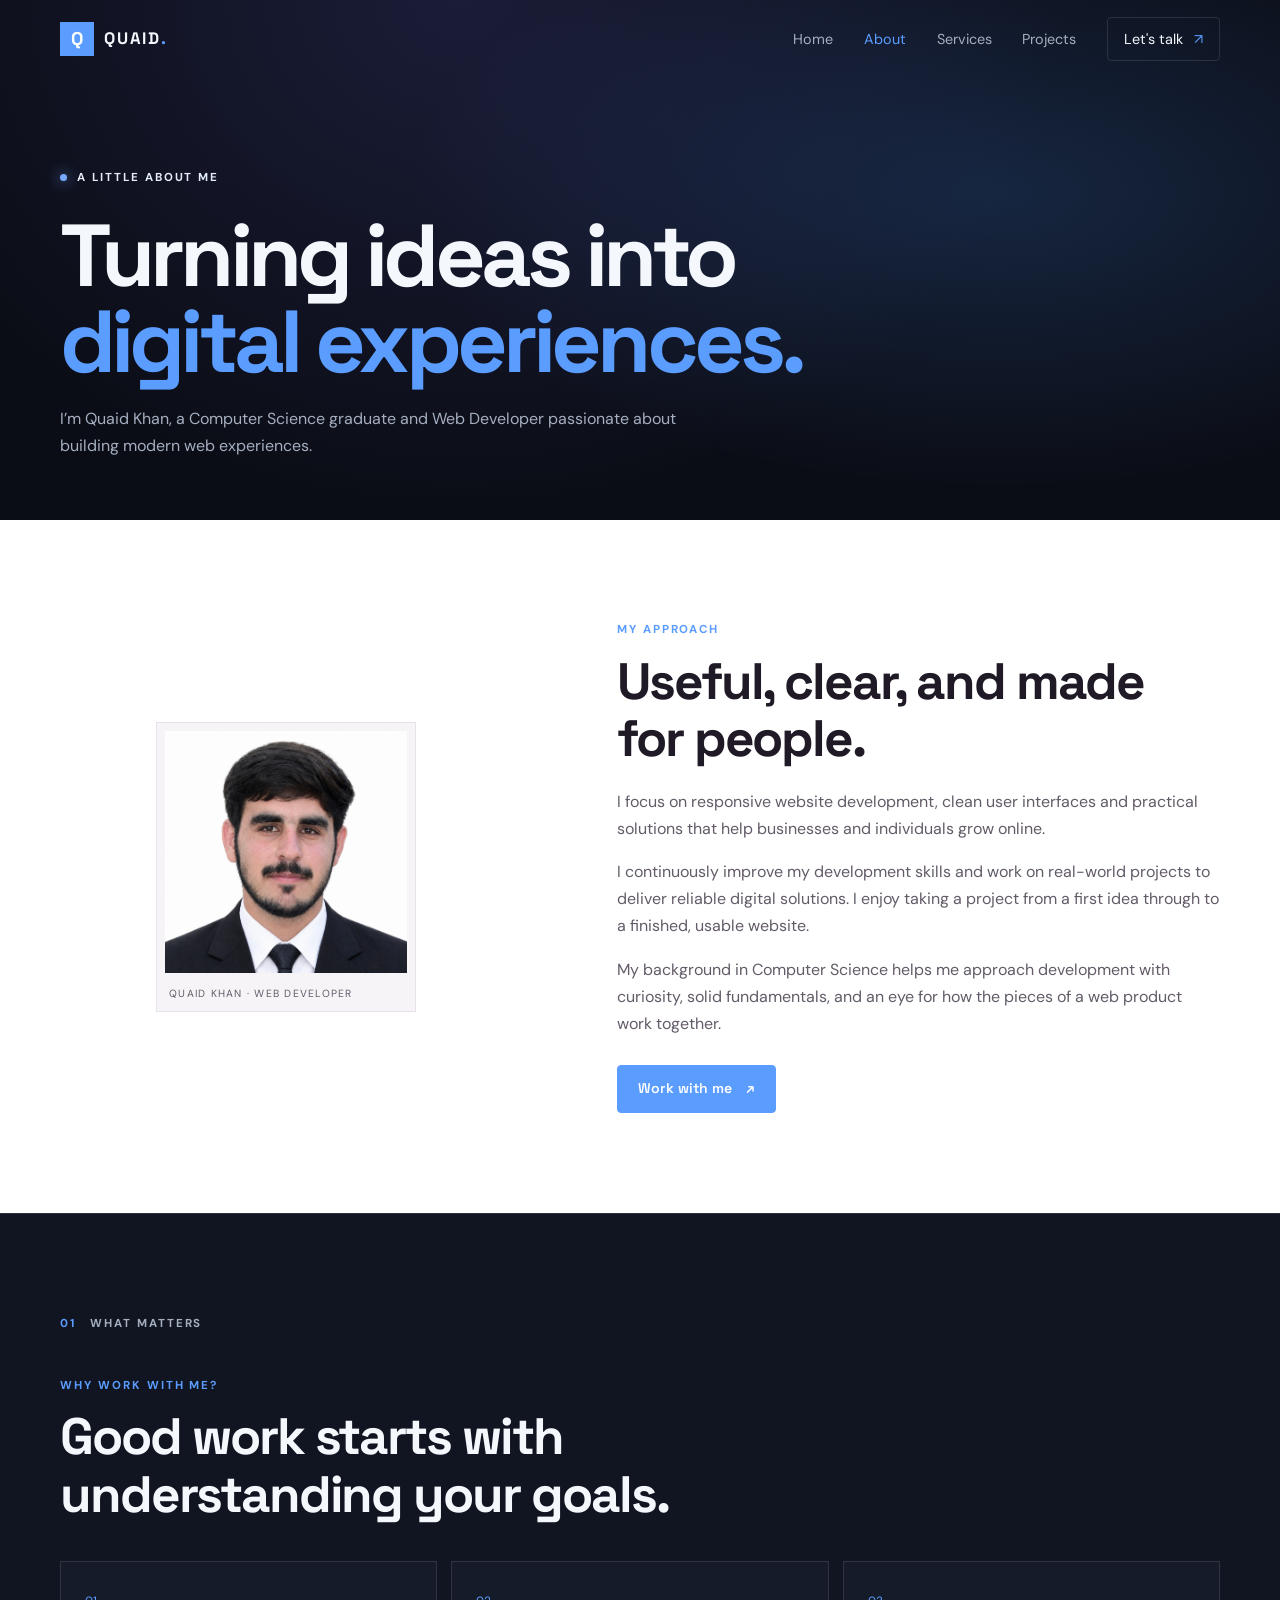
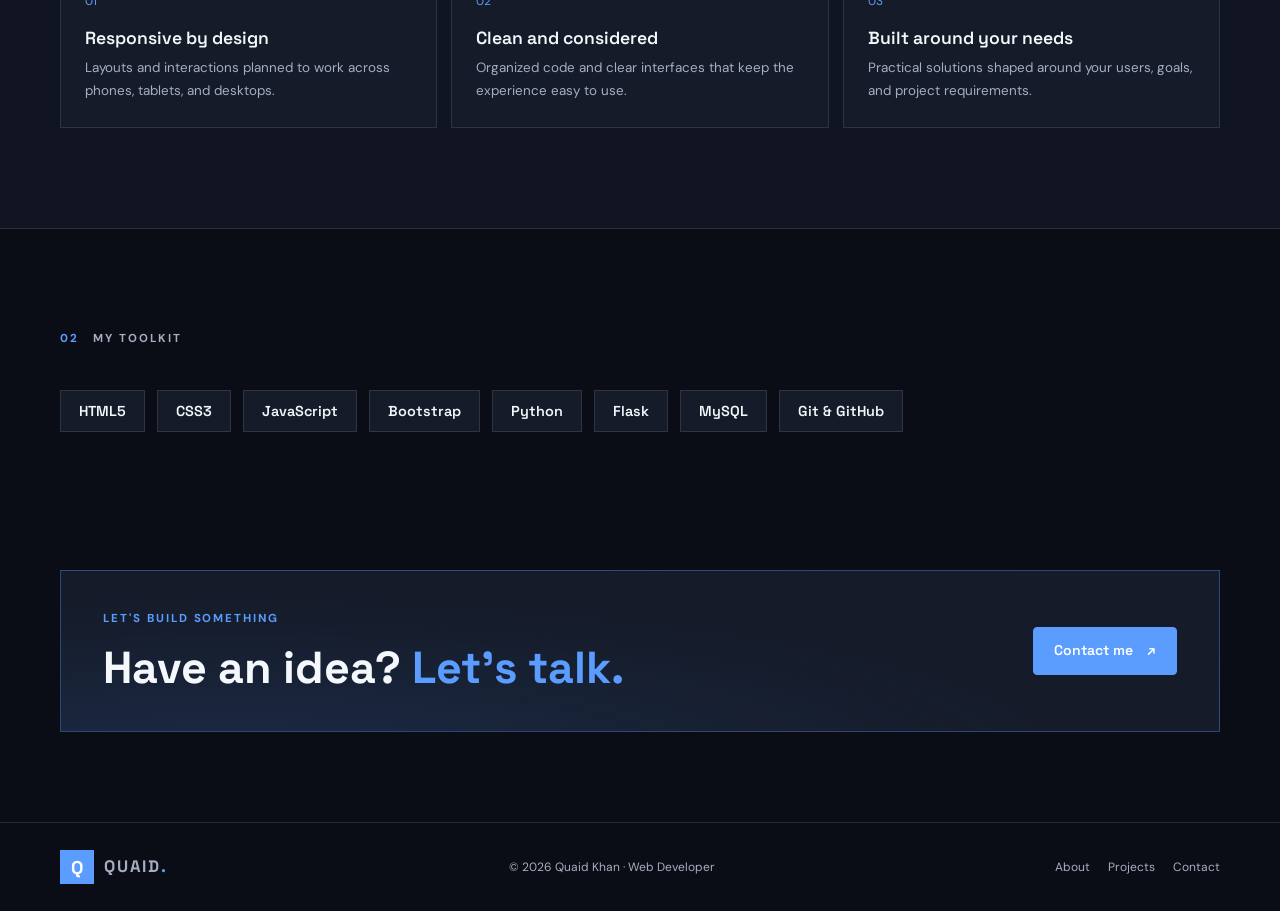
<file: about.html>
<!doctype html>
<html lang="en" data-theme="dark">
<head>
  <meta charset="UTF-8">
  <meta name="viewport" content="width=device-width, initial-scale=1">
  <title>About Quaid Khan | Web Developer</title>
  <meta name="description" content="Learn about Quaid Khan, a Computer Science graduate and web developer focused on modern, responsive digital experiences.">
  <meta name="theme-color" content="#0b0d16">
  <link rel="icon" href="favicon.svg" type="image/svg+xml">
  <link rel="preconnect" href="https://fonts.googleapis.com">
  <link rel="preconnect" href="https://fonts.gstatic.com" crossorigin>
  <link href="https://fonts.googleapis.com/css2?family=DM+Sans:wght@400;500;600;700&family=Space+Grotesk:wght@500;600;700&display=swap" rel="stylesheet">
  <link rel="stylesheet" href="css/style.css">
  <script src="js/script.js" defer></script>
</head>
<body>
  <a class="skip" href="#main">Skip to content</a>
  <header class="nav-wrap" id="hdr">
    <nav class="nav wrap" aria-label="Primary navigation">
      <a class="brand" href="index.html" aria-label="Quaid Khan home"><span class="brand-mark">Q</span><span>QUAID<span class="brand-dot">.</span></span></a>
      <button class="icon-btn burger" id="burger" type="button" aria-expanded="false" aria-controls="menu" aria-label="Open menu">☰</button>
      <div class="links" id="menu">
        <a href="index.html">Home</a>
        <a href="about.html" aria-current="page">About</a>
        <a href="services.html">Services</a>
        <a href="portfolio.html">Projects</a>
        <a class="nav-contact" href="contact.html">Let's talk <span aria-hidden="true">↗</span></a>
      </div>
    </nav>
  </header>
  <main id="main">
    <section class="page-hero wrap">
      <p class="eyebrow rv"><span class="live"></span> A LITTLE ABOUT ME</p>
      <h1 class="rv">Turning ideas into<br><span class="accent">digital experiences.</span></h1>
      <p class="lede rv">I’m Quaid Khan, a Computer Science graduate and Web Developer passionate about building modern web experiences.</p>
    </section>

    <section class="sec about-page-grid">
      <div class="about-portrait rv" style="width:min(100%,260px);max-width:260px;justify-self:center;padding:8px">
        <img src="IMG_20260913_062808.JPG" alt="Portrait of Quaid Khan" width="720" height="900" loading="lazy" style="display:block;width:100%;height:auto;max-height:340px;aspect-ratio:auto;object-fit:contain;object-position:center">
        <span>QUAID KHAN · WEB DEVELOPER</span>
      </div>
      <div class="about-page-copy rv">
        <p class="kicker">My approach</p>
        <h2>Useful, clear, and made for people.</h2>
        <p>I focus on responsive website development, clean user interfaces and practical solutions that help businesses and individuals grow online.</p>
        <p>I continuously improve my development skills and work on real-world projects to deliver reliable digital solutions. I enjoy taking a project from a first idea through to a finished, usable website.</p>
        <p>My background in Computer Science helps me approach development with curiosity, solid fundamentals, and an eye for how the pieces of a web product work together.</p>
        <a class="btn primary" href="contact.html">Work with me <span aria-hidden="true">↗</span></a>
      </div>
    </section>

    <section class="sec services-section">
      <div class="wrap">
        <div class="section-label rv"><span>01</span> WHAT MATTERS</div>
        <div class="section-heading rv"><div><p class="kicker">Why work with me?</p><h2>Good work starts with<br>understanding your goals.</h2></div></div>
        <div class="values-grid">
          <article class="value-card rv"><span>01</span><h3>Responsive by design</h3><p>Layouts and interactions planned to work across phones, tablets, and desktops.</p></article>
          <article class="value-card rv"><span>02</span><h3>Clean and considered</h3><p>Organized code and clear interfaces that keep the experience easy to use.</p></article>
          <article class="value-card rv"><span>03</span><h3>Built around your needs</h3><p>Practical solutions shaped around your users, goals, and project requirements.</p></article>
        </div>
      </div>
    </section>

    <section class="sec wrap">
      <div class="section-label rv"><span>02</span> MY TOOLKIT</div>
      <div class="skills-cloud rv"><span>HTML5</span><span>CSS3</span><span>JavaScript</span><span>Bootstrap</span><span>Python</span><span>Flask</span><span>MySQL</span><span>Git &amp; GitHub</span></div>
    </section>

    <section class="home-cta">
      <div class="wrap home-cta-inner rv"><div><p class="kicker">LET'S BUILD SOMETHING</p><h2>Have an idea? <span class="accent">Let's talk.</span></h2></div><a class="btn primary" href="contact.html">Contact me <span aria-hidden="true">↗</span></a></div>
    </section>
  </main>
  <footer class="foot"><div class="wrap foot-inner">
    <a class="brand" href="index.html"><span class="brand-mark">Q</span><span>QUAID<span class="brand-dot">.</span></span></a>
    <span>© 2026 Quaid Khan · Web Developer</span>
    <div class="foot-links"><a href="about.html">About</a><a href="portfolio.html">Projects</a><a href="contact.html">Contact</a></div>
  </div></footer>
</body>
</html>
</file>
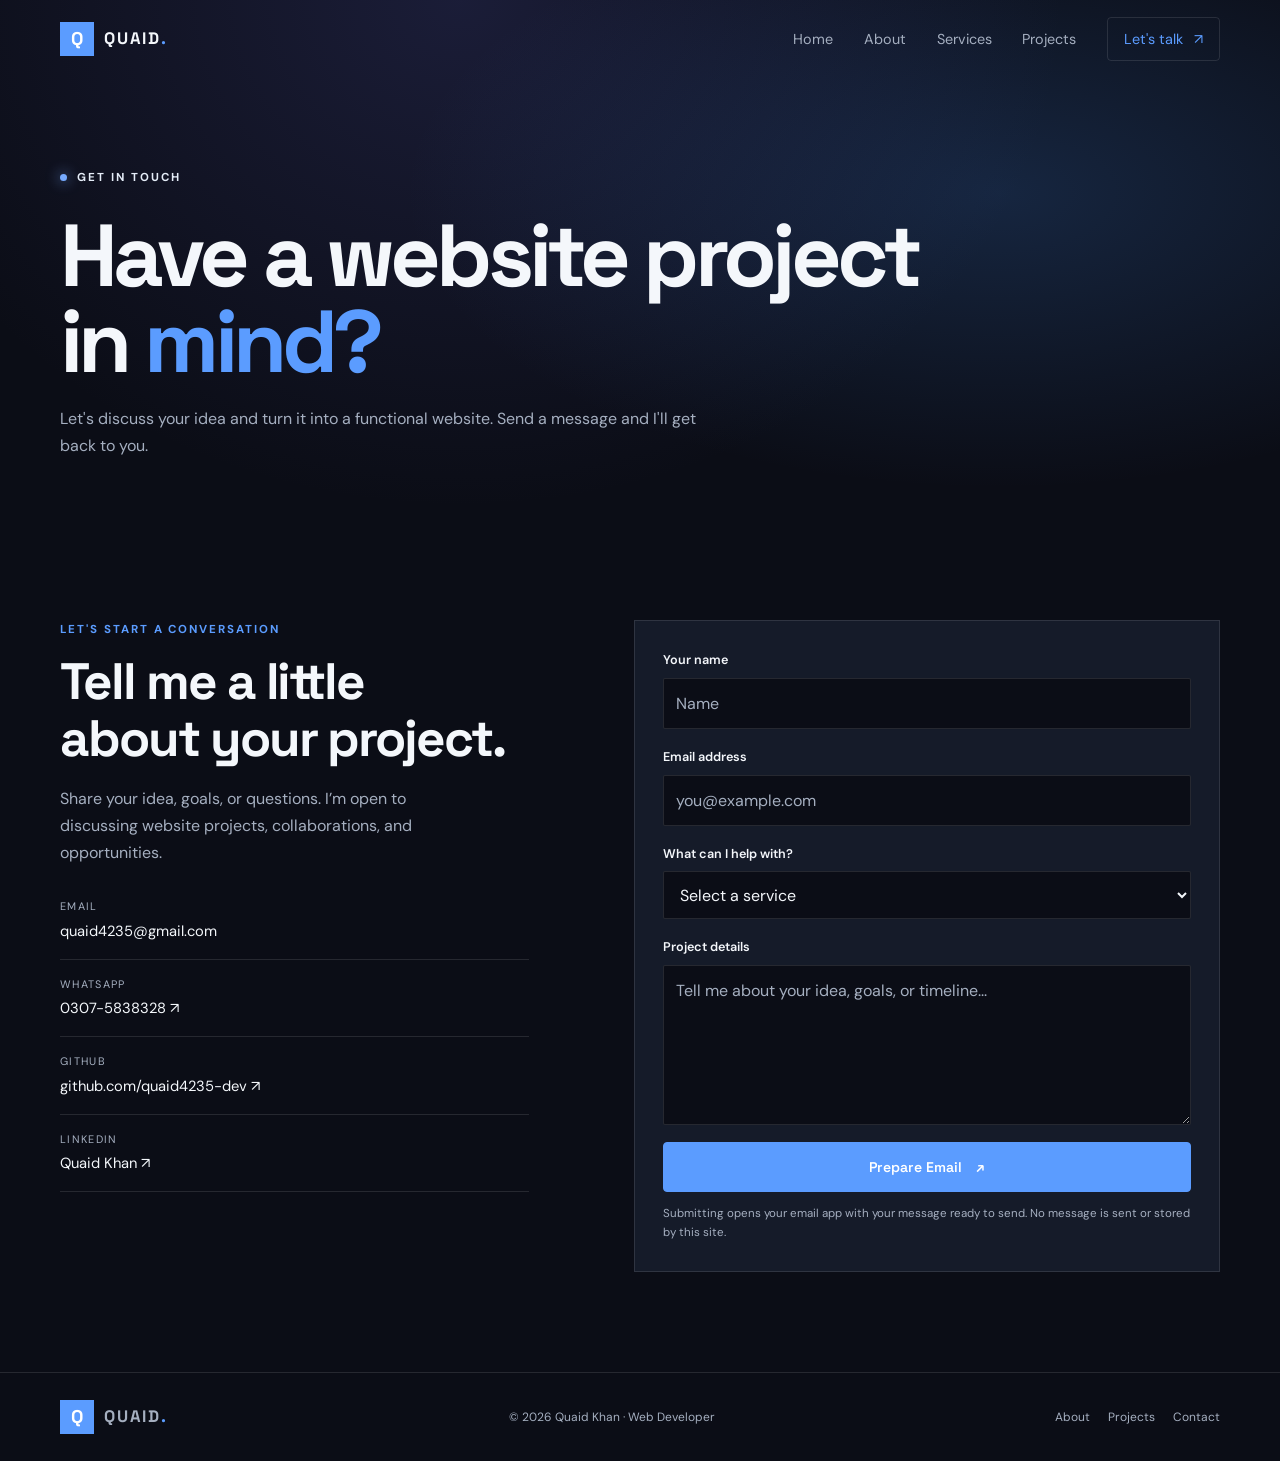
<file: contact.html>
<!doctype html>
<html lang="en" data-theme="dark">
<head>
  <meta charset="UTF-8">
  <meta name="viewport" content="width=device-width, initial-scale=1">
  <title>Contact Quaid Khan | Web Developer</title>
  <meta name="description" content="Contact Quaid Khan about a website project, collaboration, or web development opportunity.">
  <meta name="theme-color" content="#0b0b17">
  <link rel="icon" href="favicon.svg" type="image/svg+xml">
  <link rel="preconnect" href="https://fonts.googleapis.com">
  <link rel="preconnect" href="https://fonts.gstatic.com" crossorigin>
  <link href="https://fonts.googleapis.com/css2?family=DM+Sans:wght@400;500;600;700&family=Space+Grotesk:wght@500;600;700&display=swap" rel="stylesheet">
  <link rel="stylesheet" href="css/style.css">
  <script src="js/script.js" defer></script>
</head>
<body>
  <a class="skip" href="#main">Skip to content</a>
  <header class="nav-wrap" id="hdr">
    <nav class="nav wrap" aria-label="Primary navigation">
      <a class="brand" href="index.html" aria-label="Quaid Khan home"><span class="brand-mark">Q</span><span>QUAID<span class="brand-dot">.</span></span></a>
      <button class="icon-btn burger" id="burger" type="button" aria-expanded="false" aria-controls="menu" aria-label="Open menu">☰</button>
      <div class="links" id="menu">
        <a href="index.html">Home</a>
        <a href="about.html">About</a>
        <a href="services.html">Services</a>
        <a href="portfolio.html">Projects</a>
        <a class="nav-contact" href="contact.html" aria-current="page">Let's talk <span aria-hidden="true">↗</span></a>
      </div>
    </nav>
  </header>
  <main id="main">
    <section class="page-hero wrap">
      <p class="eyebrow rv"><span class="live"></span> GET IN TOUCH</p>
      <h1 class="rv">Have a website project<br>in <span class="accent">mind?</span></h1>
      <p class="lede rv">Let's discuss your idea and turn it into a functional website. Send a message and I'll get back to you.</p>
    </section>
    <section class="sec wrap contact-layout">
      <div class="contact-details rv">
        <p class="kicker">Let's start a conversation</p>
        <h2>Tell me a little<br>about your project.</h2>
        <p class="muted">Share your idea, goals, or questions. I’m open to discussing website projects, collaborations, and opportunities.</p>
        <div class="contact-method"><span>Email</span><a href="mailto:quaid4235@gmail.com">quaid4235@gmail.com</a></div>
        <div class="contact-method"><span>WhatsApp</span><a href="https://wa.me/923075838328" target="_blank" rel="noreferrer" aria-label="Message Quaid Khan on WhatsApp at 0307-5838328">0307-5838328 ↗</a></div>
        <div class="contact-method"><span>GitHub</span><a href="https://github.com/quaid4235-dev" target="_blank" rel="noreferrer">github.com/quaid4235-dev ↗</a></div>
        <div class="contact-method"><span>LinkedIn</span><a href="https://www.linkedin.com/in/quaid-khan/" target="_blank" rel="noreferrer">Quaid Khan ↗</a></div>
      </div>
      <form class="contact-form rv" id="contact-form" action="mailto:quaid4235@gmail.com" method="post" enctype="text/plain">
        <div class="form-row"><label for="name">Your name</label><input id="name" name="name" type="text" autocomplete="name" required minlength="2" maxlength="80" placeholder="Name"></div>
        <div class="form-row"><label for="email">Email address</label><input id="email" name="email" type="email" autocomplete="email" required maxlength="120" placeholder="you@example.com"></div>
        <div class="form-row"><label for="subject">What can I help with?</label><select id="subject" name="subject" required><option value="" disabled selected>Select a service</option><option>Website Development</option><option>Portfolio Website</option><option>Business Website</option><option>Landing Page</option><option>Responsive Web Design</option><option>Website Redesign</option><option>Other / collaboration</option></select></div>
        <div class="form-row"><label for="message">Project details</label><textarea id="message" name="message" rows="5" required minlength="10" maxlength="3000" placeholder="Tell me about your idea, goals, or timeline..."></textarea></div>
        <button class="btn primary" type="submit">Prepare Email <span aria-hidden="true">↗</span></button>
        <p class="form-note" id="form-status" aria-live="polite">Submitting opens your email app with your message ready to send. No message is sent or stored by this site.</p>
      </form>
    </section>
  </main>
  <footer class="foot"><div class="wrap foot-inner">
    <a class="brand" href="index.html"><span class="brand-mark">Q</span><span>QUAID<span class="brand-dot">.</span></span></a>
    <span>© 2026 Quaid Khan · Web Developer</span>
    <div class="foot-links"><a href="about.html">About</a><a href="portfolio.html">Projects</a><a href="contact.html">Contact</a></div>
  </div></footer>
</body>
</html>
</file>
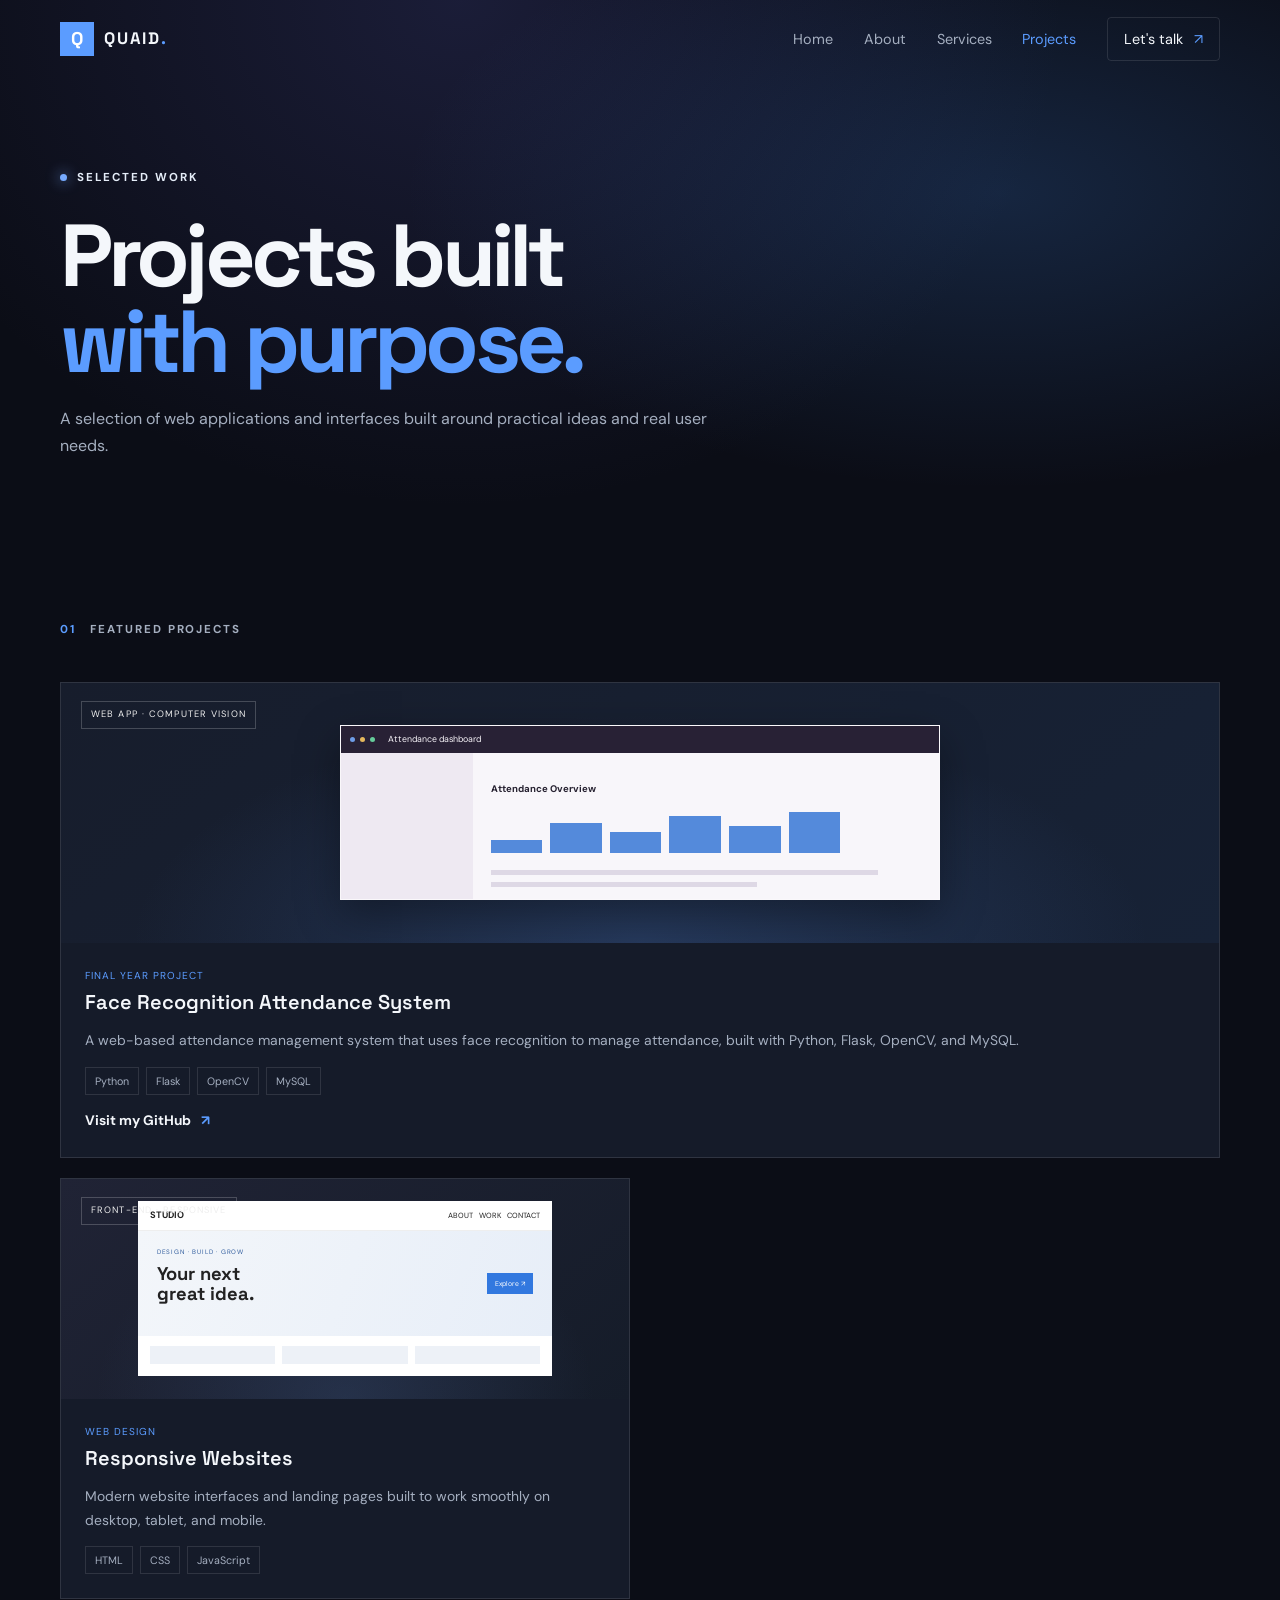
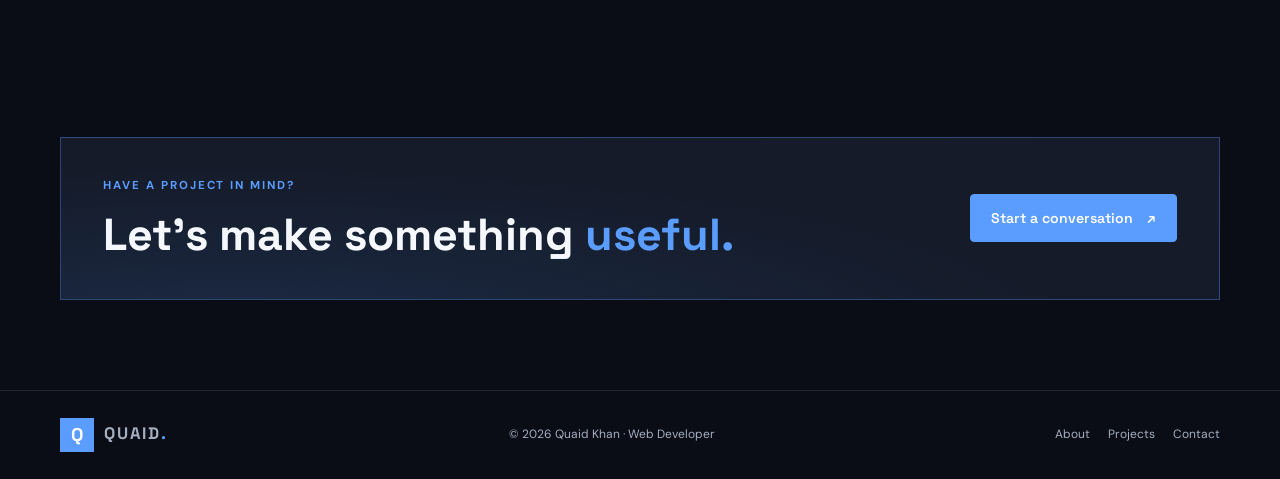
<file: portfolio.html>
<!doctype html>
<html lang="en" data-theme="dark">
<head>
  <meta charset="UTF-8">
  <meta name="viewport" content="width=device-width, initial-scale=1">
  <title>Web Development Projects | Quaid Khan</title>
  <meta name="description" content="See selected web development projects by Quaid Khan, including a face recognition attendance system and responsive websites.">
  <meta name="theme-color" content="#0b0b17">
  <link rel="icon" href="favicon.svg" type="image/svg+xml">
  <link rel="preconnect" href="https://fonts.googleapis.com">
  <link rel="preconnect" href="https://fonts.gstatic.com" crossorigin>
  <link href="https://fonts.googleapis.com/css2?family=DM+Sans:wght@400;500;600;700&family=Space+Grotesk:wght@500;600;700&display=swap" rel="stylesheet">
  <link rel="stylesheet" href="css/style.css">
  <script src="js/script.js" defer></script>
</head>
<body>
  <a class="skip" href="#main">Skip to content</a>
  <header class="nav-wrap" id="hdr">
    <nav class="nav wrap" aria-label="Primary navigation">
      <a class="brand" href="index.html" aria-label="Quaid Khan home"><span class="brand-mark">Q</span><span>QUAID<span class="brand-dot">.</span></span></a>
      <button class="icon-btn burger" id="burger" type="button" aria-expanded="false" aria-controls="menu" aria-label="Open menu">☰</button>
      <div class="links" id="menu">
        <a href="index.html">Home</a>
        <a href="about.html">About</a>
        <a href="services.html">Services</a>
        <a href="portfolio.html" aria-current="page">Projects</a>
        <a class="nav-contact" href="contact.html">Let's talk <span aria-hidden="true">↗</span></a>
      </div>
    </nav>
  </header>
  <main id="main">
    <section class="page-hero wrap">
      <p class="eyebrow rv"><span class="live"></span> SELECTED WORK</p>
      <h1 class="rv">Projects built<br><span class="accent">with purpose.</span></h1>
      <p class="lede rv">A selection of web applications and interfaces built around practical ideas and real user needs.</p>
    </section>

    <section class="sec wrap portfolio-page">
      <div class="section-label rv"><span>01</span> FEATURED PROJECTS</div>
      <div class="portfolio-grid">
        <article class="portfolio-card rv">
          <div class="portfolio-art attendance-art">
            <span class="visual-pill">WEB APP · COMPUTER VISION</span>
            <div class="mock-window">
              <div class="mock-header"><i></i><i></i><i></i><span>Attendance dashboard</span></div>
              <div class="mock-content"><div class="mock-side"></div><div class="mock-panel"><b>Attendance Overview</b><div class="mock-bars"><i></i><i></i><i></i><i></i><i></i><i></i></div><div class="mock-row"></div><div class="mock-row short"></div></div></div>
            </div>
          </div>
          <div class="portfolio-details">
            <span class="tag-top">Final year project</span>
            <h2>Face Recognition Attendance System</h2>
            <p>A web-based attendance management system that uses face recognition to manage attendance, built with Python, Flask, OpenCV, and MySQL.</p>
            <ul class="tags"><li>Python</li><li>Flask</li><li>OpenCV</li><li>MySQL</li></ul>
            <a class="text-link" href="https://github.com/quaid4235-dev" target="_blank" rel="noreferrer">Visit my GitHub <span aria-hidden="true">↗</span></a>
          </div>
        </article>

        <article class="portfolio-card rv">
          <div class="portfolio-art website-art">
            <span class="visual-pill">FRONT-END · RESPONSIVE</span>
            <div class="web-preview">
              <div class="web-nav"><b>STUDIO</b><span>ABOUT&nbsp;&nbsp; WORK&nbsp;&nbsp; CONTACT</span></div>
              <div class="web-hero"><small>DESIGN · BUILD · GROW</small><b>Your next<br>great idea.</b><i>Explore ↗</i></div>
              <div class="web-blocks"><i></i><i></i><i></i></div>
            </div>
          </div>
          <div class="portfolio-details">
            <span class="tag-top">Web design</span>
            <h2>Responsive Websites</h2>
            <p>Modern website interfaces and landing pages built to work smoothly on desktop, tablet, and mobile.</p>
            <ul class="tags"><li>HTML</li><li>CSS</li><li>JavaScript</li></ul>
          </div>
        </article>
      </div>
    </section>

    <section class="home-cta">
      <div class="wrap home-cta-inner rv">
        <div><p class="kicker">HAVE A PROJECT IN MIND?</p><h2>Let's make something <span class="accent">useful.</span></h2></div>
        <a class="btn primary" href="contact.html">Start a conversation <span aria-hidden="true">↗</span></a>
      </div>
    </section>
  </main>
  <footer class="foot">
    <div class="wrap foot-inner">
      <a class="brand" href="index.html"><span class="brand-mark">Q</span><span>QUAID<span class="brand-dot">.</span></span></a>
      <span>© 2026 Quaid Khan · Web Developer</span>
      <div class="foot-links"><a href="about.html">About</a><a href="portfolio.html">Projects</a><a href="contact.html">Contact</a></div>
    </div>
  </footer>
</body>
</html>
</file>
<file: css/style.css>
/* Quaid Khan portfolio — complete shared stylesheet, professional blue accent palette. */
:root{color-scheme:dark;--bg:#0b0d16;--bg2:#101521;--panel:#151b29;--line:rgba(255,255,255,.11);--text:#f4f7fb;--mute:#a5afc0;--accent:#5b9cff;--accent-dark:#3278df;--purple:#8174e8;--max:1160px}
[data-theme=light]{color-scheme:light;--bg:#f7f9fc;--bg2:#edf2f8;--panel:#fff;--line:rgba(20,37,62,.13);--text:#172235;--mute:#59677c;--accent:#2869c7;--accent-dark:#1d55a8;--purple:#6658c8}
*,*::before,*::after{box-sizing:border-box}html{scroll-behavior:smooth;scroll-padding-top:82px}body{margin:0;min-width:320px;overflow-x:hidden;background:var(--bg);color:var(--text);font:400 16px/1.7 "DM Sans",Inter,system-ui,sans-serif;-webkit-font-smoothing:antialiased}body::before{content:"";position:absolute;z-index:-1;inset:0 0 auto;height:690px;background:radial-gradient(ellipse at 78% 28%,rgba(55,112,190,.25),transparent 42%),radial-gradient(ellipse at 36% 0,rgba(73,76,156,.25),transparent 52%);pointer-events:none}h1,h2,h3,.brand,.btn{font-family:"Space Grotesk",sans-serif}a{color:inherit;text-decoration:none}img,svg,video{display:block;max-width:100%}:focus-visible{outline:2px solid var(--accent);outline-offset:4px}.wrap{width:min(var(--max),calc(100% - 44px));margin-inline:auto}.skip{position:absolute;left:-9999px;top:1rem;z-index:100;padding:.6rem 1rem;background:var(--accent);color:#fff}.skip:focus{left:1rem}.accent{color:var(--accent)}.muted{color:var(--mute)}
/* Navigation and footer */
.nav-wrap{position:sticky;top:0;z-index:50;transition:background .25s,border-color .25s}.nav-wrap.scrolled{background:color-mix(in srgb,var(--bg) 90%,transparent);backdrop-filter:blur(14px);border-bottom:1px solid var(--line)}.nav{position:relative;display:flex;align-items:center;justify-content:space-between;min-height:78px}.brand{display:flex;align-items:center;gap:10px;font-size:1.04rem;font-weight:700;letter-spacing:.11em;white-space:nowrap}.brand-mark{display:grid;place-items:center;flex:0 0 34px;width:34px;height:34px;background:var(--accent);color:#fff;font-size:1.15rem;letter-spacing:0}.brand-dot{color:var(--accent)}.links{display:flex;align-items:center;gap:clamp(16px,2.4vw,32px);color:var(--mute);font-size:.9rem}.links a,.text-link{transition:color .2s}.links a:hover,.links a[aria-current=page],.text-link:hover{color:var(--accent)}.links .nav-contact{padding:9px 16px;border:1px solid var(--line);border-radius:4px;color:var(--text)}.nav-contact span{margin-left:7px;color:var(--accent)}.icon-btn{display:none}.foot{border-top:1px solid var(--line)}.foot-inner{display:flex;align-items:center;justify-content:space-between;gap:20px;min-height:88px;color:var(--mute);font-size:.75rem}.foot-links{display:flex;flex-wrap:wrap;gap:18px}.foot-links a:hover{color:var(--accent)}
/* Hero and image panels */
.hero{position:relative;isolation:isolate;display:grid;grid-template-columns:minmax(0,1.05fr) minmax(0,.95fr);align-items:center;gap:clamp(28px,5vw,64px);min-height:640px;padding-block:50px 72px}.hero::before{position:absolute;z-index:-1;top:0;bottom:0;left:50%;width:100vw;transform:translateX(-50%);background:linear-gradient(90deg,rgba(8,12,23,.94),rgba(8,12,23,.8) 50%,rgba(8,12,23,.72)),url("https://images.unsplash.com/photo-1754992076703-cf4e5124160c?auto=format&fit=crop&w=1800&q=85") center/cover no-repeat;content:""}.hero-copy{position:relative;z-index:2;min-width:0}.eyebrow,.kicker,.section-label{font-size:.72rem;font-weight:700;letter-spacing:.17em}.eyebrow{display:flex;align-items:center;gap:10px;margin:0 0 25px;color:#e5edf8}.live{width:7px;height:7px;flex:0 0 7px;border-radius:50%;background:#76aaff;box-shadow:0 0 14px #76aaff}h1{margin:0 0 21px;font-size:clamp(3.2rem,7vw,5.7rem);line-height:.98;letter-spacing:-.055em;overflow-wrap:anywhere}.hero-statement{max-width:540px;margin:0 0 15px;font:600 clamp(1.35rem,2.4vw,1.8rem)/1.3 "Space Grotesk",sans-serif}.lede{max-width:600px;margin:0 0 26px;color:var(--mute);font-size:1rem}.cta{display:flex;flex-wrap:wrap;gap:12px}.btn{display:inline-flex;align-items:center;justify-content:center;gap:14px;max-width:100%;min-height:48px;padding:11px 20px;border:1px solid var(--line);border-radius:4px;font-size:.88rem;font-weight:600;text-align:center;transition:transform .2s,border-color .2s,background .2s;cursor:pointer;touch-action:manipulation}.btn:hover{transform:translateY(-3px);border-color:var(--accent)}.btn.primary{border-color:var(--accent);background:var(--accent);color:#fff}.btn.primary:hover{background:var(--accent-dark)}.btn.ghost{background:rgba(255,255,255,.025)}.hero-meta{display:flex;align-items:center;gap:12px;margin-top:35px;color:var(--mute);font-size:.76rem}.meta-line{width:28px;height:1px;background:var(--accent)}.hero-art{position:relative;display:grid;place-items:center;min-width:0;min-height:450px}.portrait-frame{position:relative;z-index:1;width:min(360px,100%);height:420px;overflow:hidden;border:1px solid rgba(255,255,255,.2);border-radius:48% 48% 8px 8px;background:linear-gradient(145deg,#293b62,#202342);box-shadow:0 25px 90px rgba(0,0,0,.4)}.portrait-frame::after{position:absolute;inset:50% 0 0;background:linear-gradient(transparent,rgba(10,14,24,.34));content:"";pointer-events:none}.portrait-frame img{width:100%;height:100%;object-fit:cover;object-position:center 25%}.orbit{position:absolute;width:420px;height:420px;border:1px solid rgba(91,156,255,.24);border-radius:50%;pointer-events:none}.orbit-one{transform:rotate(-25deg) scaleX(.9)}.orbit-two{width:490px;height:330px;transform:rotate(27deg);border-color:rgba(129,116,232,.24)}.code-card,.stack-card{position:absolute;z-index:2;max-width:48%;padding:14px 17px;border:1px solid var(--line);background:color-mix(in srgb,var(--panel) 90%,transparent);backdrop-filter:blur(12px);box-shadow:0 12px 32px rgba(0,0,0,.2);font-size:.74rem;line-height:1.45}.code-card{left:0;bottom:80px;display:flex;align-items:flex-start;gap:11px}.code-card strong{font-size:.83rem}.code-dot{color:var(--accent);font-size:1.2rem}.stack-card{top:65px;right:0;display:grid;gap:6px}.stack-card span{color:var(--mute);font-size:.57rem;letter-spacing:.15em}.stack-card strong{font-size:.8rem;overflow-wrap:anywhere}.trust-bar{border-block:1px solid var(--line);background:rgba(255,255,255,.018)}.trust-inner{display:flex;align-items:center;justify-content:space-between;gap:18px;min-height:78px}.trust-inner>span{color:var(--mute);font-size:.64rem;letter-spacing:.13em}.trust-inner b{color:color-mix(in srgb,var(--text) 78%,transparent);font:600 .94rem "Space Grotesk",sans-serif}
/* Sections */
.sec{padding:100px 0}.section-label{display:flex;align-items:center;gap:14px;margin-bottom:42px;color:var(--mute)}.section-label span{color:var(--accent)}.kicker{margin:0 0 13px;color:var(--accent);text-transform:uppercase}.home-intro-content{display:grid;grid-template-columns:minmax(0,1fr) minmax(0,.8fr);gap:10%;padding-left:12%}.home-intro h2,.about-page-copy h2,.section-heading h2,.contact-details h2{margin:0;font-size:clamp(2rem,4vw,3.3rem);line-height:1.12;letter-spacing:-.04em}.home-intro-content>div:last-child p{color:var(--mute)}.text-link{display:inline-flex;align-items:center;gap:10px;margin-top:14px;font-size:.86rem;font-weight:700}.text-link span{color:var(--accent)}.services-section,.skills-section{border-block:1px solid var(--line);background:var(--bg2)}.section-heading{display:flex;align-items:flex-end;justify-content:space-between;gap:32px;margin-bottom:38px}.section-heading>p{max-width:370px;margin:0 0 4px;color:var(--mute)}.services-grid{display:grid;grid-template-columns:repeat(3,minmax(0,1fr));gap:14px}.service-card{position:relative;min-width:0;min-height:220px;padding:25px 25px 22px;border:1px solid var(--line);background:var(--panel);transition:transform .25s,border-color .25s}.service-card:hover,.portfolio-card:hover{transform:translateY(-5px);border-color:color-mix(in srgb,var(--accent) 60%,transparent)}.service-number{position:absolute;top:20px;right:22px;color:var(--mute);font-size:.7rem}.service-icon{margin:7px 0 22px;color:var(--accent);font-size:1.45rem;line-height:1}.service-card h2,.service-card h3{margin:0 0 9px;font:600 1.08rem/1.35 "Space Grotesk",sans-serif;overflow-wrap:anywhere}.service-card p{max-width:360px;margin:0;color:var(--mute);font-size:.85rem;line-height:1.65}.service-card>a{position:absolute;right:21px;bottom:18px;color:var(--accent);font-size:1.1rem}.services-grid-large .service-card{min-height:245px}.project-list{border-top:1px solid var(--line)}.project-row{display:grid;grid-template-columns:50px minmax(0,1fr) 40px;align-items:center;gap:20px;padding:24px 8px;border-bottom:1px solid var(--line)}.project-index{color:var(--accent);font-size:.75rem}.project-row h3{margin:2px 0;font-size:1.15rem;overflow-wrap:anywhere}.project-row p{margin:0;color:var(--mute);font-size:.85rem;overflow-wrap:anywhere}.tag-top{display:block;color:var(--accent);font-size:.63rem;letter-spacing:.1em;text-transform:uppercase}.project-link{display:grid;place-items:center;width:40px;height:40px;border:1px solid var(--line);color:var(--accent)}.home-cta{padding:38px 0 90px}.home-cta-inner{display:flex;align-items:center;justify-content:space-between;gap:25px;padding:38px 42px;border:1px solid color-mix(in srgb,var(--accent) 34%,transparent);background:radial-gradient(ellipse at 15% 120%,rgba(50,103,179,.2),transparent 60%),var(--panel)}.home-cta h2{margin:0;font-size:clamp(1.8rem,4vw,2.8rem);line-height:1.15}
/* Pages, portrait, and workspace imagery */
.page-hero{padding-top:90px;padding-bottom:35px}.page-hero h1{margin-bottom:20px;font-size:clamp(3rem,7vw,5.5rem)}.page-hero .lede{max-width:650px}.about-page-grid{display:grid;grid-template-columns:minmax(0,.75fr) minmax(0,1fr);align-items:center;gap:9%;width:100%;padding-inline:max(22px,calc((100vw - var(--max))/2));background:#fff;color:#201a27}.about-portrait{position:relative;min-width:0;width:100%;max-width:300px;justify-self:center;padding:8px;border:1px solid #e8e1eb;background:#f7f4f8}.about-portrait img{width:100%;aspect-ratio:4/5;object-fit:cover;object-position:center 20%}.about-portrait span{display:block;padding:12px 4px 0;color:#635b68;font-size:.65rem;letter-spacing:.12em}.about-page-copy p:not(.kicker){color:#635b68}.about-page-copy h2{margin-bottom:20px}.about-page-copy .btn{margin-top:12px}.about-support{display:grid;grid-template-columns:minmax(0,1.1fr) minmax(0,.8fr);align-items:center;gap:clamp(24px,6vw,80px);padding-block:84px}.about-support img,.workspace-feature img{width:100%;height:auto;aspect-ratio:14/9;object-fit:cover;border-radius:4px;background:var(--panel)}.about-support-copy h2{margin:0;font:600 clamp(1.7rem,3.8vw,2.8rem)/1.15 "Space Grotesk",sans-serif;letter-spacing:-.03em}.about-support-copy>p:last-child{color:var(--mute)}.home-workspace{display:grid;grid-template-columns:minmax(0,1.05fr) minmax(0,.8fr);align-items:center;gap:clamp(24px,6vw,76px);padding-block:76px}.home-workspace>img{width:100%;height:auto;aspect-ratio:14/9;object-fit:cover;border-radius:4px;background:var(--panel)}.home-workspace-copy h2{margin:0;font:600 clamp(1.7rem,3.8vw,2.8rem)/1.15 "Space Grotesk",sans-serif;letter-spacing:-.03em}.home-workspace-copy>p:not(.kicker){color:var(--mute)}.values-grid{display:grid;grid-template-columns:repeat(3,minmax(0,1fr));gap:14px}.value-card{min-width:0;padding:24px;border:1px solid var(--line);background:var(--panel)}.value-card>span,.process-step>span{color:var(--accent);font-size:.75rem}.value-card h3,.process-step h3{margin:14px 0 8px;font:600 1.1rem "Space Grotesk",sans-serif}.value-card p,.process-step p{margin:0;color:var(--mute);font-size:.84rem}.skills-cloud{display:flex;flex-wrap:wrap;gap:12px}.skills-cloud span{padding:11px 18px;border:1px solid var(--line);background:var(--panel);font:600 .9rem "Space Grotesk",sans-serif}.skills-home .section-heading>p{max-width:360px;color:var(--mute)}.skills-home .skills-cloud{gap:10px}.skills-home .skills-cloud span{background:rgba(255,255,255,.025)}.process-grid{display:grid;grid-template-columns:repeat(4,minmax(0,1fr));gap:24px}.process-step{min-width:0;padding-top:18px;border-top:1px solid var(--accent)}.workspace-feature{margin:52px 0 0}.workspace-feature img{aspect-ratio:16/8}.workspace-feature figcaption{padding-top:10px;color:var(--mute);font-size:.78rem}
/* Project cards and CSS illustrations */
.portfolio-grid{display:grid;grid-template-columns:repeat(2,minmax(0,1fr));gap:20px}.portfolio-card{min-width:0;overflow:hidden;border:1px solid var(--line);background:var(--panel);transition:transform .25s,border-color .25s}.portfolio-card:first-child{grid-column:span 2}.portfolio-art{position:relative;display:grid;place-items:center;min-height:260px;overflow:hidden;background:radial-gradient(ellipse at 50% 100%,rgba(65,105,173,.34),transparent 62%),linear-gradient(140deg,#171d2c,#172236)}.portfolio-card:not(:first-child) .portfolio-art{min-height:220px}.visual-pill{position:absolute;top:18px;left:20px;z-index:2;max-width:calc(100% - 40px);padding:5px 9px;border:1px solid rgba(255,255,255,.2);color:#eee;font-size:.58rem;letter-spacing:.12em}.mock-window{width:min(73%,600px);height:175px;border:1px solid rgba(255,255,255,.2);background:#f8f6fa;color:#262130;box-shadow:0 15px 40px rgba(0,0,0,.35)}.mock-header{display:flex;align-items:center;gap:5px;height:27px;padding:0 9px;background:#282135;color:#f6f3f8;font-size:.55rem}.mock-header i{width:5px;height:5px;border-radius:50%;background:#6e9de7}.mock-header i:nth-child(2){background:#e5b85c}.mock-header i:nth-child(3){background:#65cc9a}.mock-header span{margin-left:8px}.mock-content{display:flex;height:calc(100% - 27px)}.mock-side{width:22%;background:#eee9f2}.mock-panel{flex:1;min-width:0;padding:20px 18px}.mock-panel>b{font-size:.6rem}.mock-bars{display:flex;align-items:flex-end;gap:8px;height:62px;padding:10px 0}.mock-bars i{width:12%;height:30%;background:#548adb}.mock-bars i:nth-child(2){height:70%}.mock-bars i:nth-child(3){height:50%}.mock-bars i:nth-child(4){height:88%}.mock-bars i:nth-child(5){height:63%}.mock-bars i:nth-child(6){height:98%}.mock-row{width:90%;height:5px;margin-top:7px;background:#ded8e5}.mock-row.short{width:62%}.portfolio-details{padding:24px}.portfolio-details h2{margin:5px 0 10px;font:600 1.25rem/1.3 "Space Grotesk",sans-serif;overflow-wrap:anywhere}.portfolio-details p{color:var(--mute);font-size:.87rem}.tags{display:flex;flex-wrap:wrap;gap:7px;margin:13px 0 0;padding:0;list-style:none}.tags li{padding:4px 9px;border:1px solid var(--line);color:var(--mute);font-size:.67rem}.chatbot-art{background:radial-gradient(ellipse at 50% 100%,rgba(66,86,159,.28),transparent 62%),linear-gradient(140deg,#111929,#1b2030)}.chat-preview{width:min(310px,78%);padding:13px;border:1px solid rgba(255,255,255,.18);background:rgba(13,13,26,.88);font-size:.57rem}.chat-title{display:flex;align-items:center;gap:8px;padding-bottom:10px;border-bottom:1px solid var(--line)}.chat-avatar{display:grid;place-items:center;width:22px;height:22px;border-radius:50%;background:var(--accent)}.chat-title i{width:6px;height:6px;margin-left:auto;border-radius:50%;background:#58d69a}.chat-bubble{width:84%;margin-top:10px;padding:8px;background:#211e30}.chat-bubble.reply{margin-left:auto;background:#27314a}.chat-input{margin-top:12px;padding:7px 9px;border:1px solid var(--line);color:var(--mute)}.chat-input b{float:right;color:var(--accent)}.website-art{background:radial-gradient(ellipse at 50% 100%,rgba(70,98,148,.28),transparent 62%),linear-gradient(140deg,#202335,#151c29)}.web-preview{width:min(73%,600px);height:175px;background:#fff;color:#222}.web-nav{display:flex;align-items:center;justify-content:space-between;height:30px;padding:0 12px;border-bottom:1px solid #eee;font-size:.47rem}.web-nav b{font-size:.58rem}.web-hero{height:105px;padding:16px 19px;background:linear-gradient(110deg,#f3f6fa,#e7eef8)}.web-hero small{display:block;color:#315d9e;font-size:.4rem;letter-spacing:.13em}.web-hero>b{display:block;margin-top:6px;font:700 1.15rem/1.04 "Space Grotesk",sans-serif}.web-hero>i{float:right;margin-top:-30px;padding:5px 8px;background:#3278df;color:#fff;font-size:.43rem;font-style:normal}.web-blocks{display:flex;gap:7px;padding:10px 12px}.web-blocks i{flex:1;height:18px;background:#edf1f7}
/* Contact page */
.contact-layout{display:grid;grid-template-columns:minmax(0,.8fr) minmax(0,1fr);align-items:start;gap:9%}.contact-details h2{margin-bottom:17px}.contact-details>p:not(.kicker){max-width:420px}.contact-method{display:grid;gap:3px;padding:15px 0;border-bottom:1px solid var(--line)}.contact-method span{color:var(--mute);font-size:.68rem;letter-spacing:.12em;text-transform:uppercase}.contact-method a{font-size:.92rem;overflow-wrap:anywhere}.contact-method a:hover{color:var(--accent)}.contact-form{min-width:0;padding:28px;border:1px solid var(--line);background:var(--panel)}.form-row{display:grid;gap:7px;margin-bottom:17px}.form-row label{font-size:.79rem;font-weight:600}.form-row input,.form-row select,.form-row textarea{width:100%;min-width:0;min-height:48px;padding:11px 12px;border:1px solid var(--line);border-radius:2px;background:var(--bg);color:var(--text);font:inherit;font-size:16px}.form-row textarea{min-height:125px;resize:vertical}.form-row input::placeholder,.form-row textarea::placeholder{color:var(--mute)}.form-row input:focus,.form-row select:focus,.form-row textarea:focus{outline:1px solid var(--accent);border-color:var(--accent)}.contact-form button{width:100%;min-height:50px}.form-note{margin:12px 0 0;color:var(--mute);font-size:.72rem}.form-note.error{color:#ff829a}.form-note.success{color:#72d7a3}
/* Homepage section links */
.home-pages{padding-top:40px}.home-page-links{display:grid;grid-template-columns:repeat(2,minmax(0,1fr));gap:12px}.home-page-link{position:relative;display:grid;gap:6px;min-width:0;min-height:110px;padding:20px 56px 20px 20px;border:1px solid var(--line);background:var(--panel);transition:border-color .2s,transform .2s}.home-page-link:hover{transform:translateY(-3px);border-color:var(--accent)}.home-page-link span{color:var(--accent);font-size:.68rem;letter-spacing:.13em}.home-page-link strong{font:600 1.08rem/1.35 "Space Grotesk",sans-serif}.home-page-link i{position:absolute;top:50%;right:20px;transform:translateY(-50%);color:var(--accent);font-size:1.2rem;font-style:normal}
/* Progressive enhancement and breakpoints */
.js .rv{opacity:0;transform:translateY(18px);transition:opacity .55s ease,transform .55s ease}.js .rv.in{opacity:1;transform:none}
@media(max-width:1023px){:root{--max:960px}.hero{min-height:590px;grid-template-columns:minmax(0,1.05fr) minmax(280px,.85fr);gap:clamp(18px,4vw,40px)}.hero-art{min-height:400px}.portrait-frame{width:min(330px,100%);height:390px}.orbit-one{width:min(390px,100%);height:min(390px,100vw)}.orbit-two{width:min(440px,110%);height:min(300px,75vw)}.code-card{left:0;bottom:54px}.stack-card{top:48px;right:0}.about-page-grid,.contact-layout{gap:clamp(24px,5vw,60px)}.trust-inner{flex-wrap:wrap;justify-content:center;padding-block:16px}}
@media(max-width:850px){.services-grid{grid-template-columns:repeat(2,minmax(0,1fr))}.about-page-grid{gap:5%}.process-grid{grid-template-columns:repeat(2,minmax(0,1fr))}}
@media(max-width:767px){html{scroll-padding-top:70px}.wrap{width:min(var(--max),calc(100% - 36px))}.nav{min-height:68px;height:68px}.js .burger{display:grid;place-items:center;flex:0 0 44px;width:44px;height:44px;border:1px solid var(--line);border-radius:4px;background:var(--panel);color:var(--text);font-size:1.15rem;cursor:pointer}.js .links{position:absolute;top:calc(100% - 1px);right:0;left:0;z-index:60;display:none;align-items:stretch;gap:0;padding:10px 18px 16px;border:1px solid var(--line);background:var(--bg);box-shadow:0 18px 35px rgba(0,0,0,.25)}.js .links.open{display:flex;flex-direction:column}.js .links>a{display:flex;align-items:center;min-height:46px;padding:10px 6px}.js .links .nav-contact{justify-content:center;margin-top:8px}html:not(.js) .nav{height:auto;min-height:68px;flex-wrap:wrap;padding-block:12px}html:not(.js) .links{width:100%;flex-wrap:wrap;justify-content:center;gap:8px 18px;padding:8px 0}.hero{min-height:0;grid-template-columns:minmax(0,1fr);gap:20px;padding-top:34px;padding-bottom:50px;text-align:center}.hero-copy{order:2}.hero-art{order:1;width:100%;max-width:440px;min-height:330px;margin-inline:auto}.hero h1{font-size:clamp(2.8rem,10vw,4.4rem);line-height:1.02}.hero-statement{max-width:35ch;margin-inline:auto;font-size:clamp(1.25rem,4.5vw,1.7rem)}.hero .lede{max-width:58ch;margin-inline:auto}.eyebrow{justify-content:center;flex-wrap:wrap}.hero .cta,.cta{justify-content:center}.hero-meta{justify-content:center;flex-wrap:wrap}.portrait-frame{width:min(270px,68vw);height:300px}.orbit-one{width:min(320px,85vw);height:min(320px,85vw)}.orbit-two{width:min(350px,94vw);height:min(250px,68vw)}.code-card{left:0;bottom:22px;text-align:left}.stack-card{top:20px;right:0}.trust-inner{gap:10px 18px}.trust-inner>span{width:100%;text-align:center}.home-intro-content,.about-page-grid,.contact-layout{grid-template-columns:minmax(0,1fr);gap:28px;padding-left:0}.about-page-grid{padding-inline:18px}.about-portrait{max-width:260px}.about-support{grid-template-columns:minmax(0,1fr);gap:24px;padding-block:56px}.section-heading{align-items:flex-start}.services-grid,.values-grid{grid-template-columns:repeat(2,minmax(0,1fr))}.services-grid-large .service-card{min-height:230px}.portfolio-grid{grid-template-columns:minmax(0,1fr)}.portfolio-card:first-child{grid-column:auto}.portfolio-art,.portfolio-card:not(:first-child) .portfolio-art{min-height:clamp(190px,52vw,260px)}.portfolio-details{padding:clamp(18px,4vw,24px)}.process-grid{grid-template-columns:repeat(2,minmax(0,1fr))}.contact-form{width:100%;padding:clamp(18px,4vw,28px)}.home-cta-inner{padding:clamp(22px,6vw,38px)}.home-workspace{grid-template-columns:minmax(0,1fr);gap:22px;padding-block:52px}.home-page-links{grid-template-columns:minmax(0,1fr)}.foot-inner{min-height:0;flex-direction:column;justify-content:center;gap:12px;padding:22px 0;text-align:center}.foot-links{justify-content:center;gap:12px 20px}}
@media(max-width:480px){.wrap{width:calc(100% - 32px)}.hero{padding-top:26px}.hero-art{min-height:300px}.portrait-frame{width:min(235px,66vw);height:270px}.orbit-one{width:min(285px,84vw);height:min(285px,84vw)}.orbit-two{width:min(310px,92vw);height:min(220px,65vw)}.code-card,.stack-card{max-width:46%;padding:10px 12px;font-size:.68rem}.code-card strong{font-size:.72rem}.stack-card strong{font-size:.7rem}.sec{padding-block:64px}.page-hero{padding-top:58px;padding-bottom:20px}.page-hero h1{font-size:clamp(2.5rem,11vw,3.8rem)}.services-grid,.values-grid{grid-template-columns:minmax(0,1fr)}.service-card,.services-grid-large .service-card{min-height:0;padding:22px 18px 48px}.service-card p{max-width:55ch}.project-row{grid-template-columns:26px minmax(0,1fr) 36px;gap:8px;padding:18px 0}.project-row p{font-size:.82rem}.section-label{font-size:.65rem;letter-spacing:.13em}.home-cta{padding:16px 0 56px}.home-cta-inner{gap:18px;text-align:center;justify-content:center}.home-cta h2{font-size:clamp(1.65rem,8vw,2.3rem)}.contact-layout{gap:24px}.contact-method a{overflow-wrap:anywhere}.foot-inner{font-size:.72rem}}
@media(max-width:360px){.wrap{width:calc(100% - 28px)}.brand{font-size:.92rem}.hero-art{min-height:275px}.portrait-frame{width:210px;height:250px}.orbit-one{width:260px;height:260px}.orbit-two{width:280px;height:195px}.code-card{left:-2px;bottom:14px}.stack-card{top:12px;right:-2px}.trust-inner{gap:8px 12px}.trust-inner b{font-size:.78rem}.process-grid{grid-template-columns:minmax(0,1fr)}.btn{padding-inline:15px}}
@media(min-width:1440px){:root{--max:1240px}.hero{min-height:min(760px,calc(100svh - 78px))}}
@media(prefers-reduced-motion:reduce){html{scroll-behavior:auto}*,*::before,*::after{animation-duration:.01ms!important;animation-iteration-count:1!important;transition-duration:.01ms!important}.rv,.js .rv{opacity:1;transform:none}}
</file>
